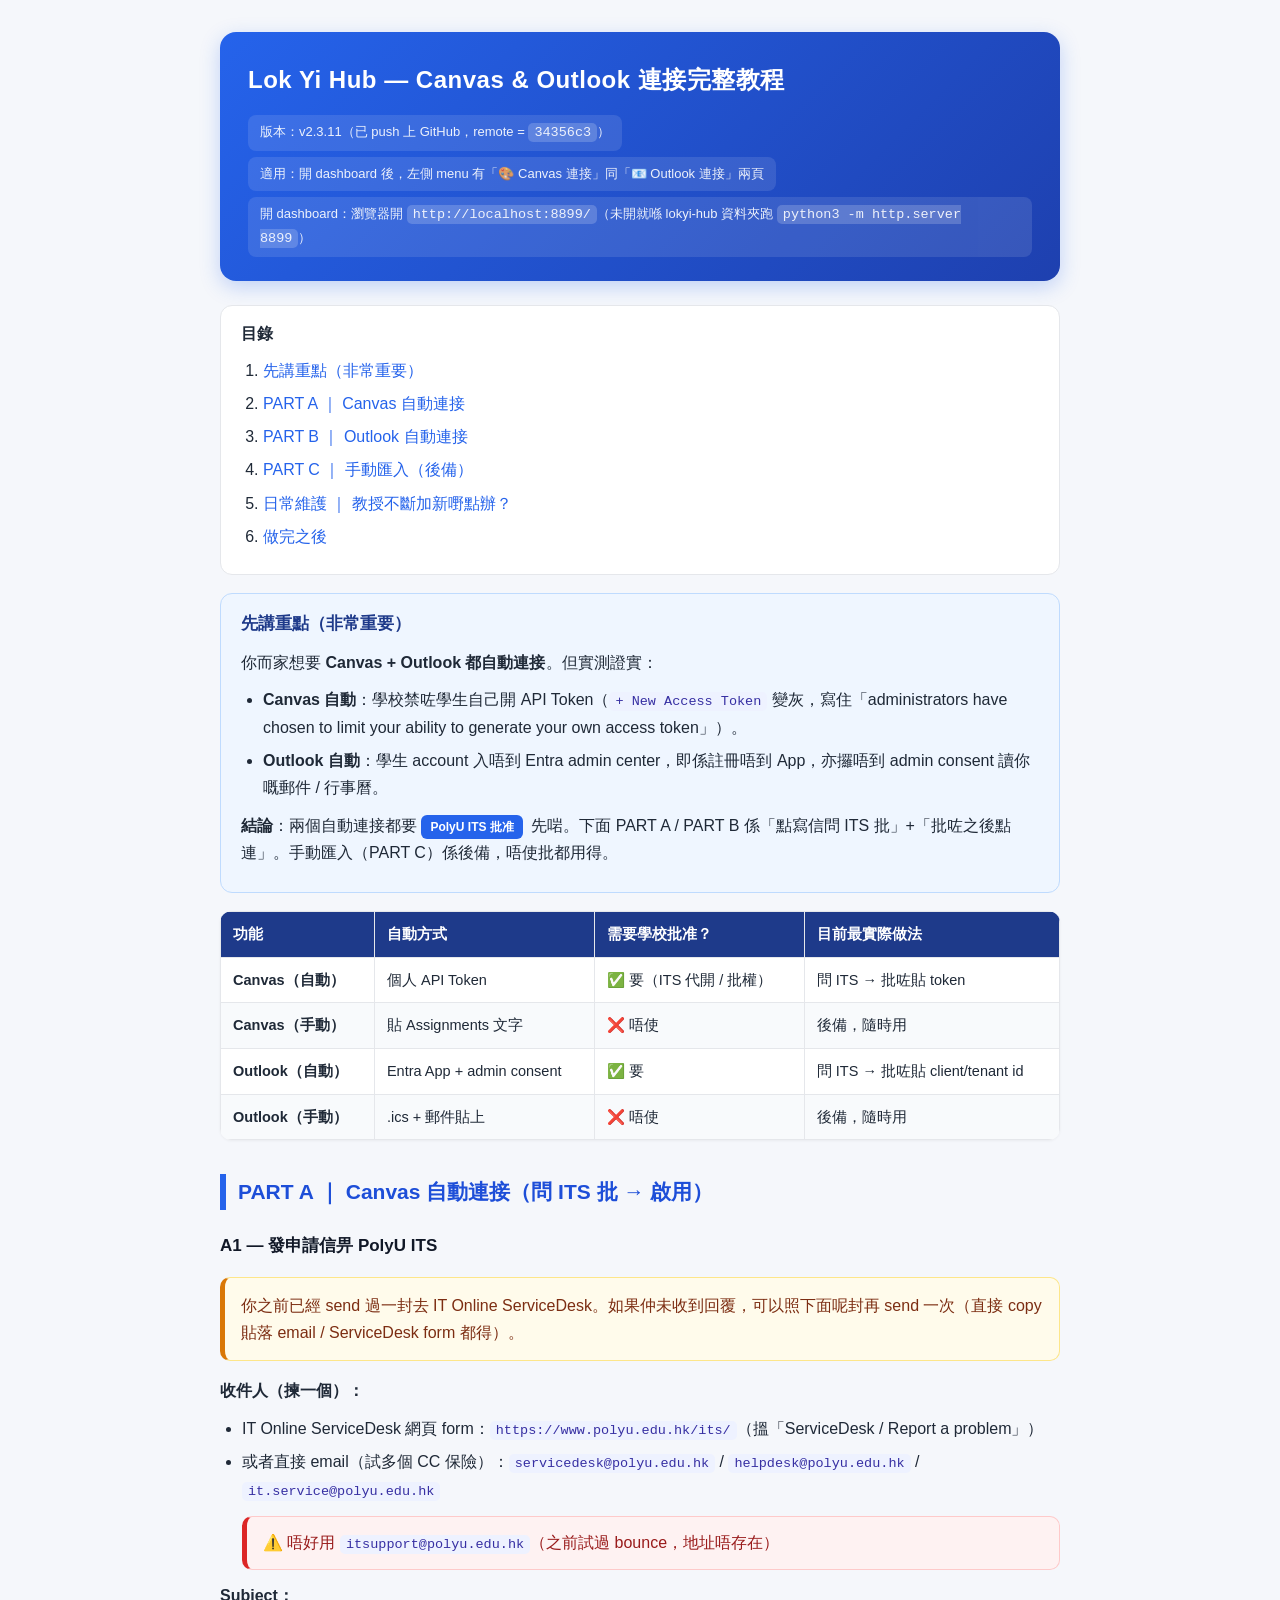
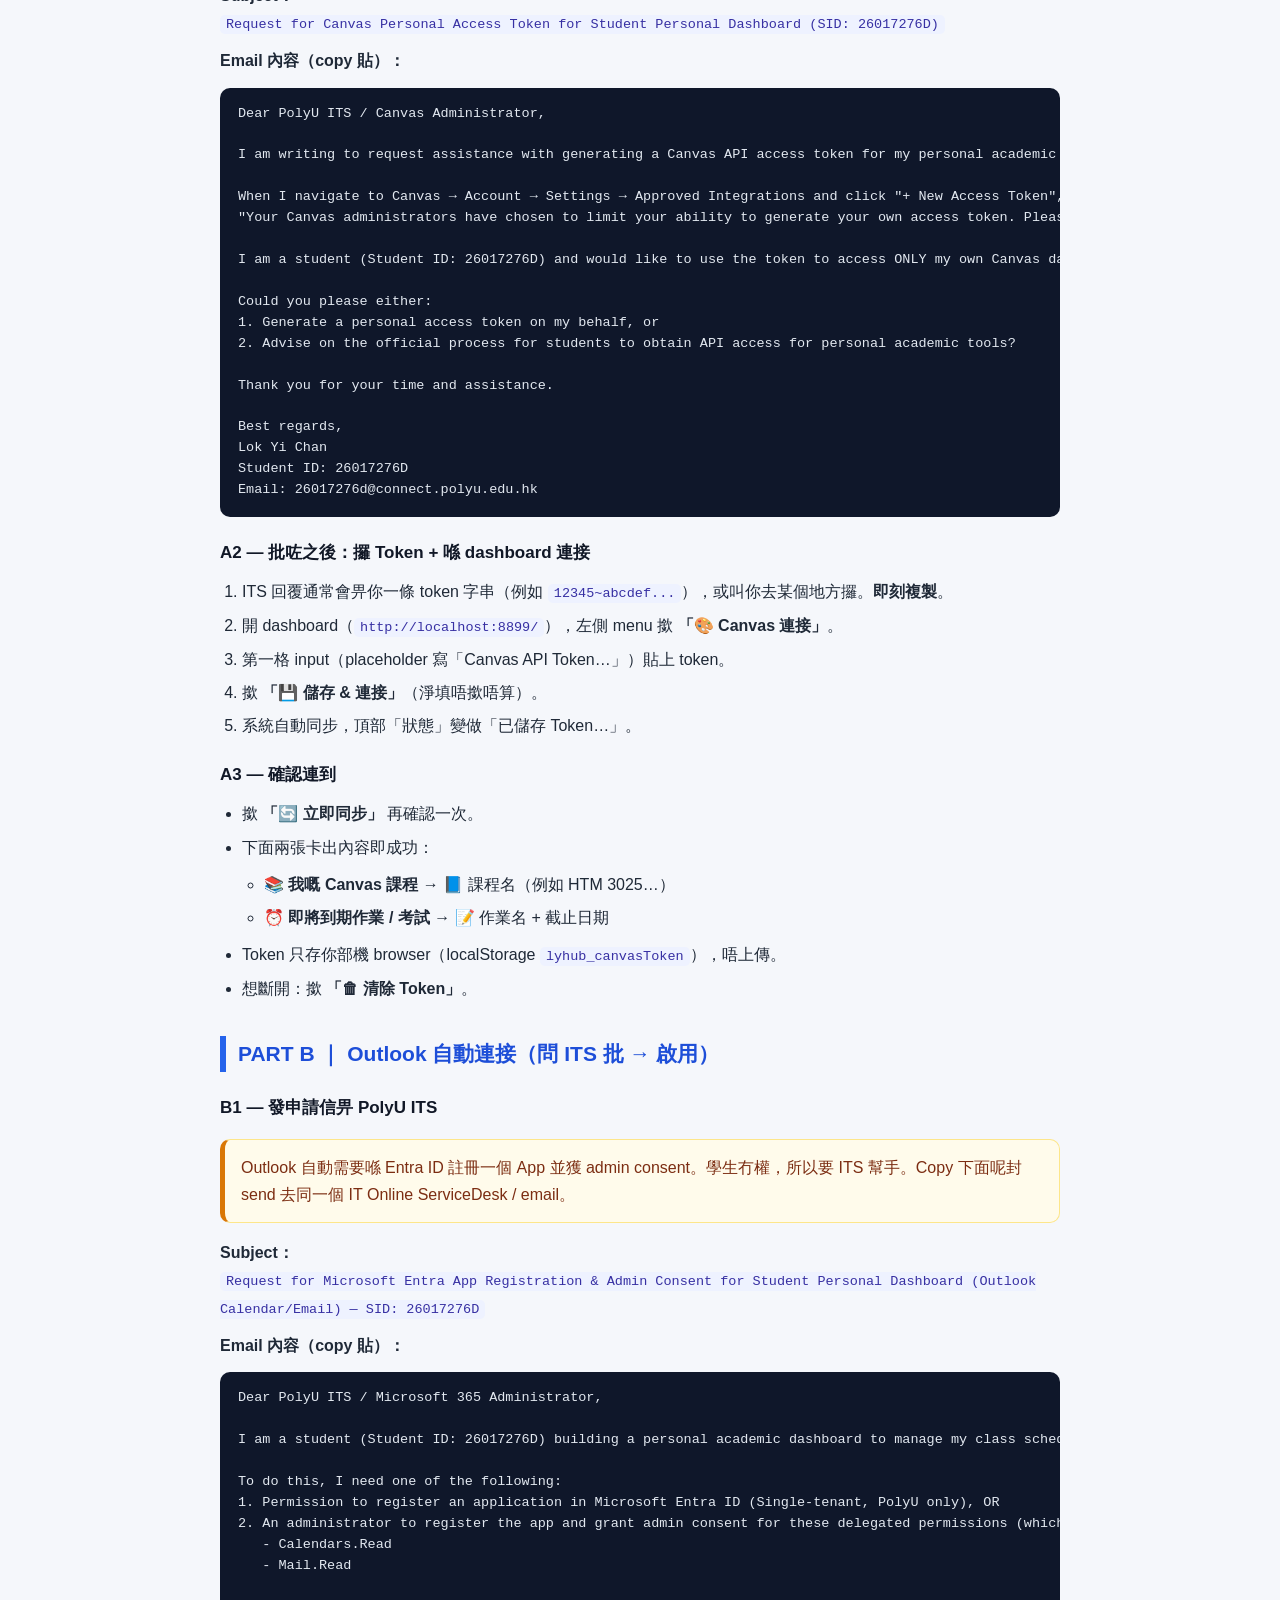
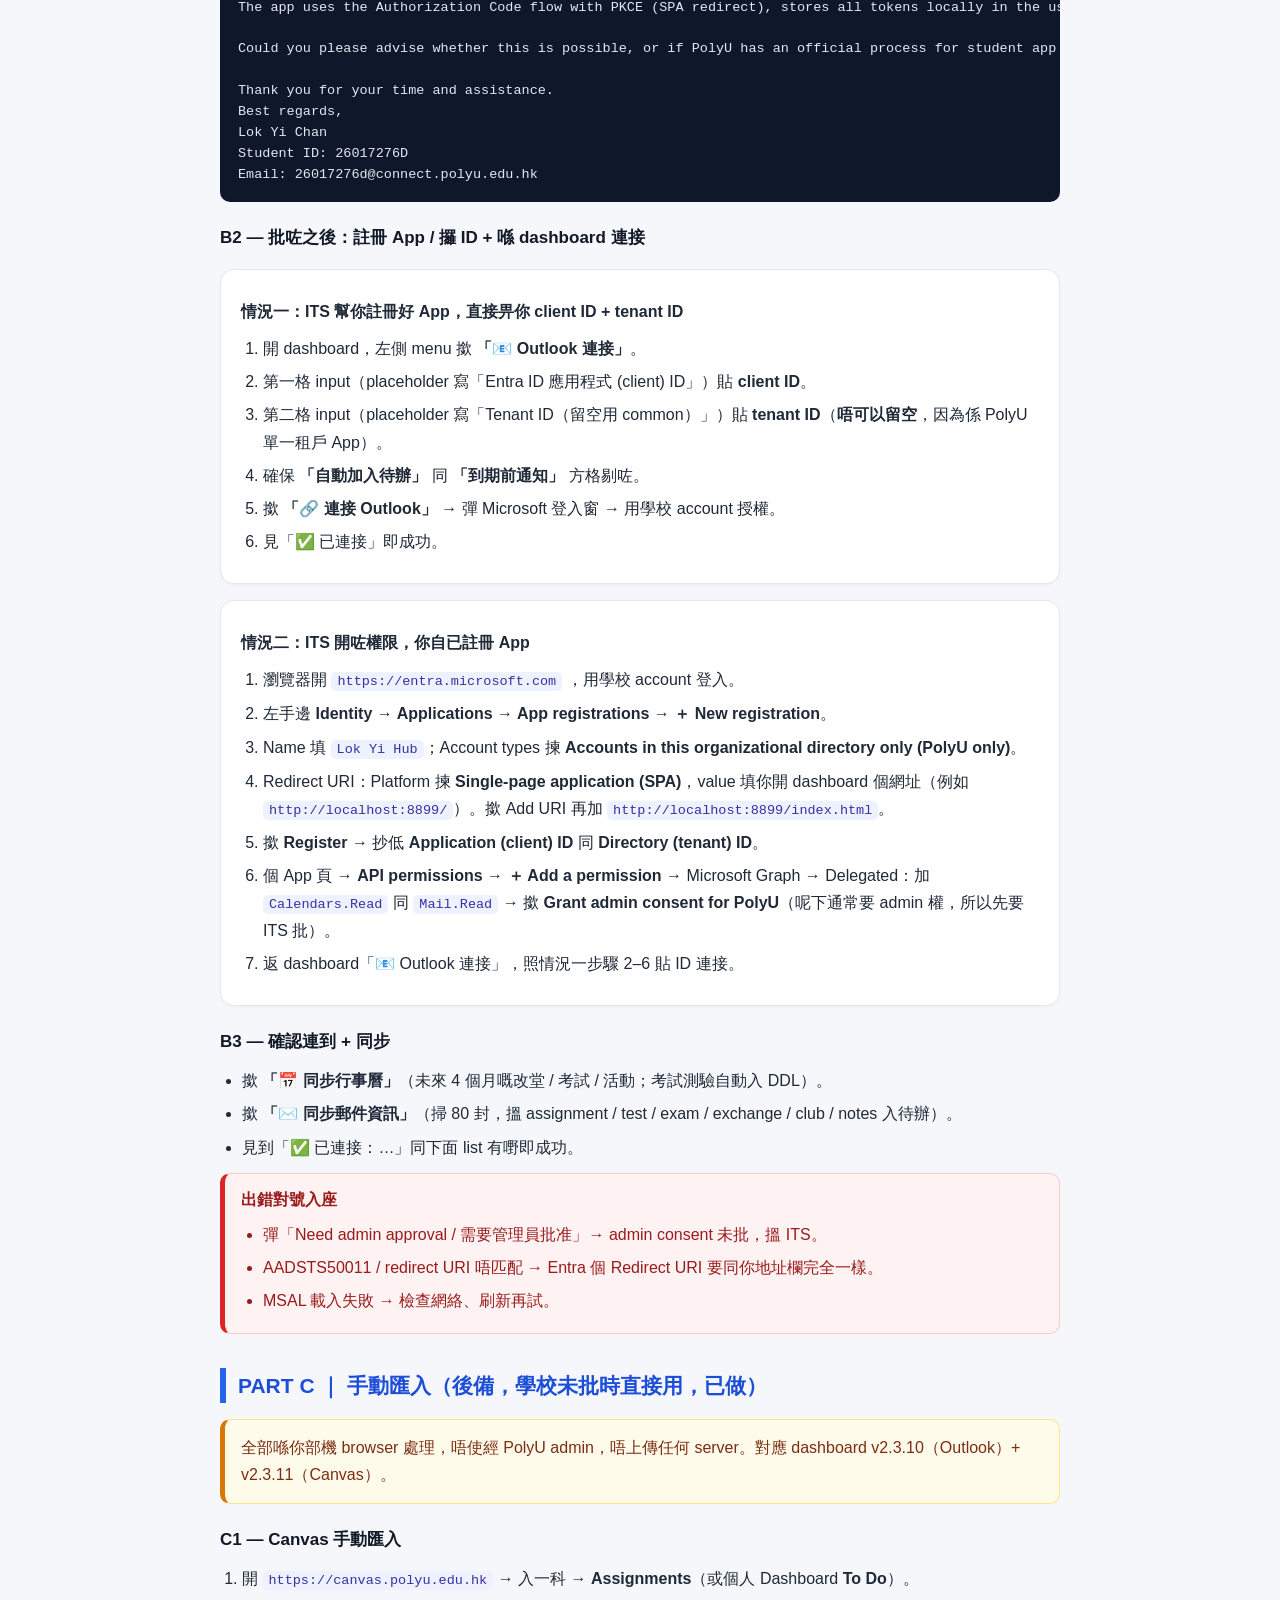
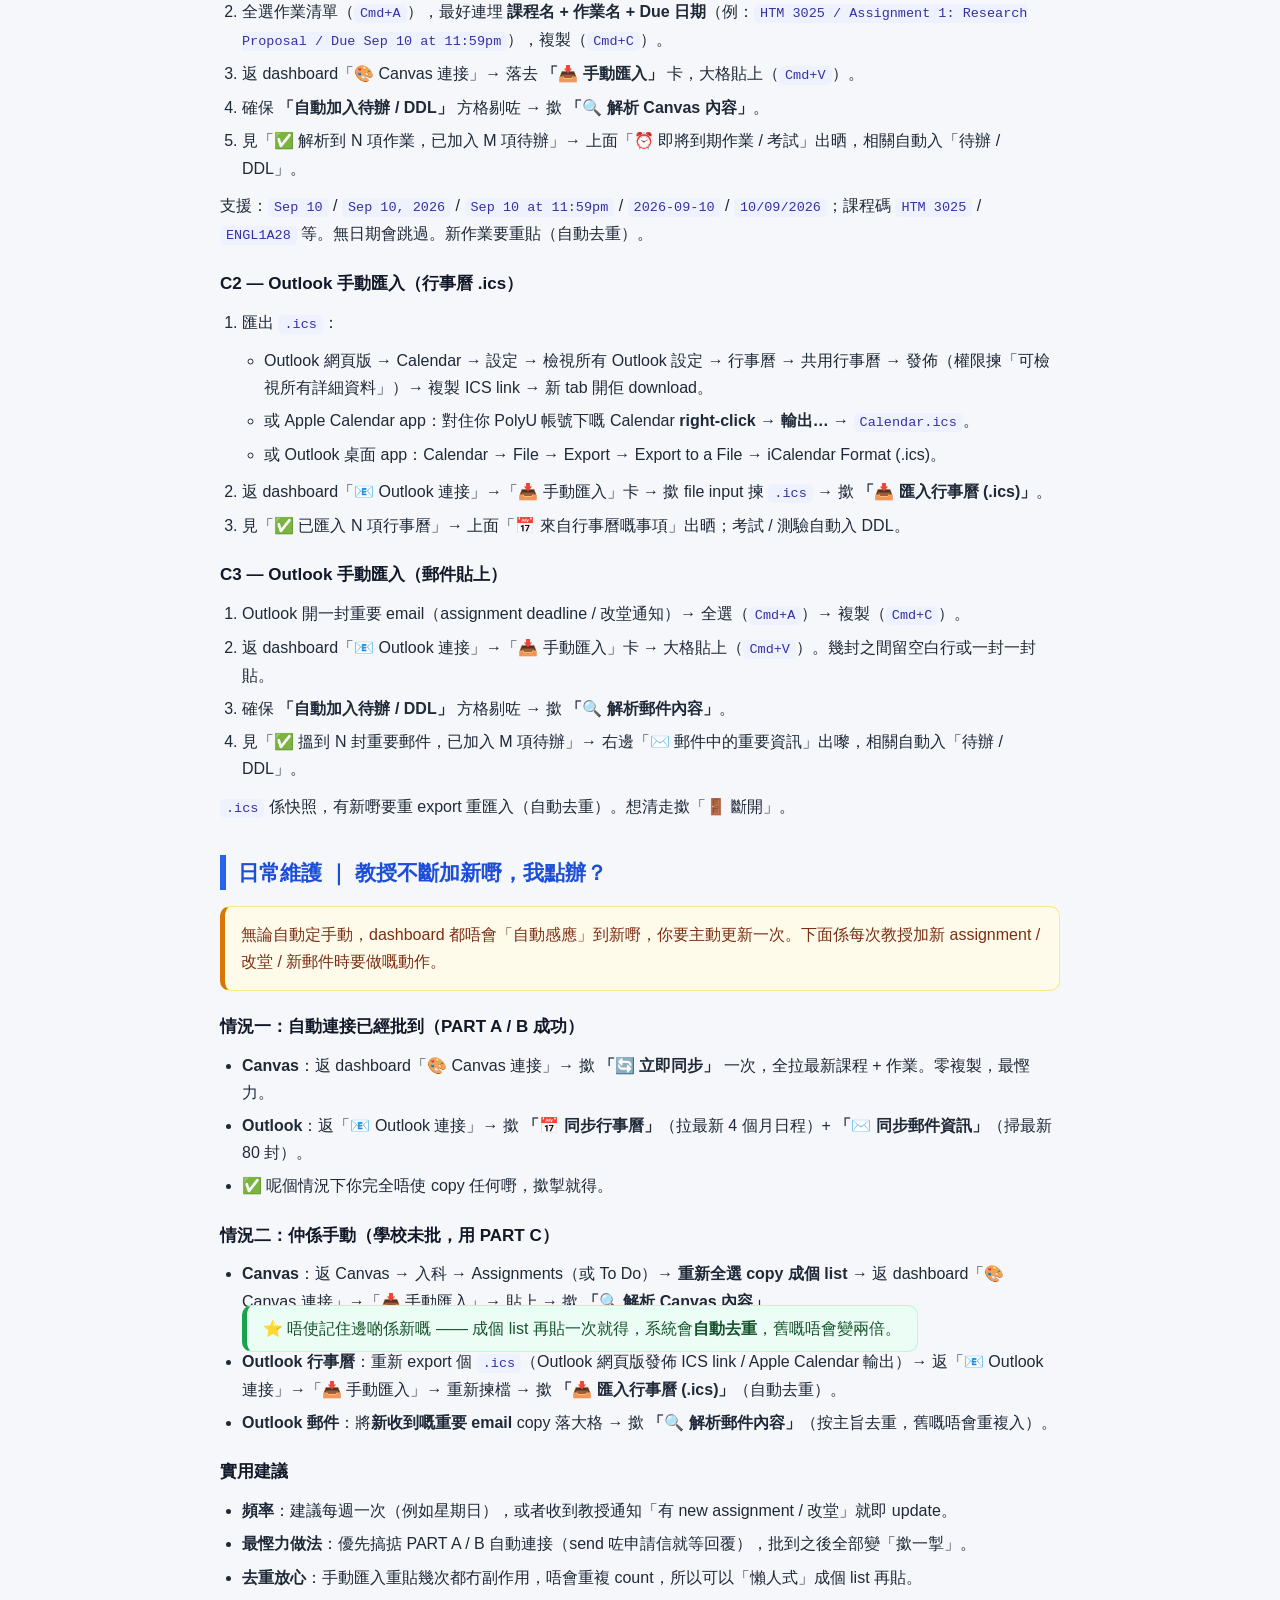
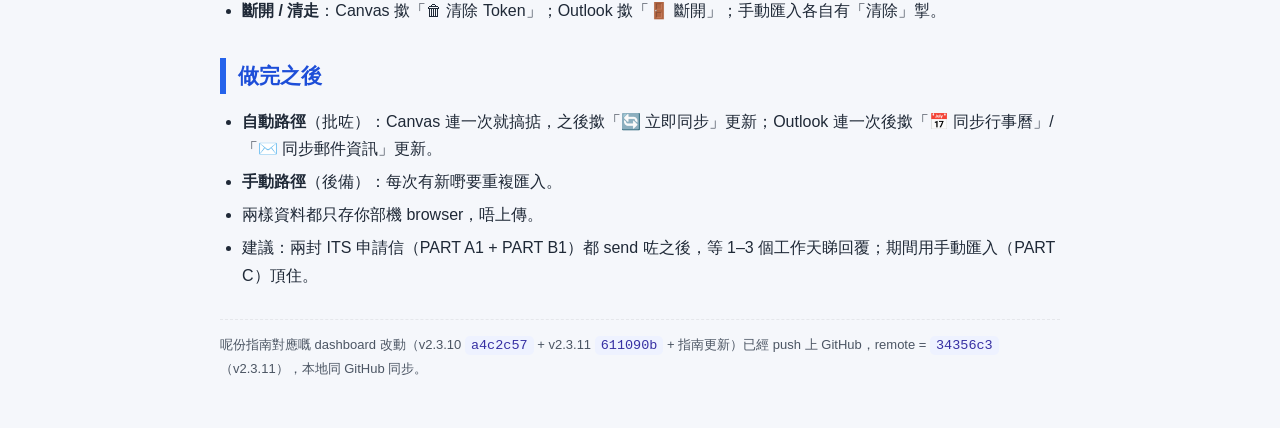
<file: docs/CONNECT_GUIDE.html>
<!DOCTYPE html>
<html lang="zh-Hant">
<head>
<meta charset="UTF-8">
<meta name="viewport" content="width=device-width, initial-scale=1.0">
<title>Lok Yi Hub — Canvas &amp; Outlook 連接完整教程</title>
<style>
  :root{
    --bg:#f5f7fb; --card:#ffffff; --ink:#1f2937; --muted:#4b5563;
    --line:#e5e7eb; --brand:#2563eb; --brand-soft:#eff6ff;
    --green:#16a34a; --green-soft:#ecfdf5; --amber:#d97706; --amber-soft:#fffbeb;
    --red:#dc2626; --red-soft:#fef2f2; --code-bg:#0f172a; --code-ink:#e2e8f0;
  }
  *{box-sizing:border-box}
  body{margin:0;background:var(--bg);color:var(--ink);
    font-family:-apple-system,BlinkMacSystemFont,"Segoe UI","PingFang HK","Microsoft JhengHei",sans-serif;
    line-height:1.7;font-size:16px}
  .wrap{max-width:880px;margin:0 auto;padding:32px 20px 64px}
  header.top{background:linear-gradient(135deg,#2563eb,#1e40af);color:#fff;border-radius:16px;
    padding:28px 28px 24px;margin-bottom:24px;box-shadow:0 6px 20px rgba(37,99,235,.25)}
  header.top h1{margin:0 0 8px;font-size:24px;letter-spacing:.5px}
  header.top .meta{font-size:13px;opacity:.92;background:rgba(255,255,255,.12);
    display:inline-block;padding:6px 12px;border-radius:8px;margin-top:6px}
  h2.part{font-size:21px;margin:34px 0 14px;padding-left:12px;border-left:6px solid var(--brand);color:#1d4ed8}
  h3{font-size:17px;margin:22px 0 8px;color:#111827}
  p{margin:10px 0}
  .card{background:var(--card);border:1px solid var(--line);border-radius:14px;
    padding:18px 20px;margin:16px 0;box-shadow:0 1px 3px rgba(0,0,0,.04)}
  .note{background:var(--amber-soft);border:1px solid #fde68a;border-left:5px solid var(--amber);
    border-radius:10px;padding:14px 16px;margin:16px 0;color:#7c2d12}
  .note b{color:#92400e}
  .ok{background:var(--green-soft);border:1px solid #bbf7d0;border-left:5px solid var(--green);
    border-radius:10px;padding:14px 16px;margin:16px 0;color:#14532d}
  .warn{background:var(--red-soft);border:1px solid #fecaca;border-left:5px solid var(--red);
    border-radius:10px;padding:12px 16px;margin:12px 0;color:#991b1b}
  .keypoint{background:var(--brand-soft);border:1px solid #bfdbfe;border-radius:12px;
    padding:16px 20px;margin:18px 0}
  .keypoint h3{margin-top:0;color:#1e3a8a}
  table{border-collapse:collapse;width:100%;margin:14px 0;background:#fff;border-radius:12px;overflow:hidden;
    box-shadow:0 1px 3px rgba(0,0,0,.05);font-size:14.5px}
  th,td{border:1px solid var(--line);padding:10px 12px;text-align:left;vertical-align:top}
  th{background:#1e3a8a;color:#fff;font-weight:600}
  tbody tr:nth-child(even){background:#f8fafc}
  ol,ul{margin:10px 0;padding-left:22px}
  li{margin:6px 0}
  code{background:#eef2ff;color:#3730a3;padding:2px 6px;border-radius:5px;font-size:13.5px;
    font-family:"SFMono-Regular",Consolas,Menlo,monospace}
  pre{background:var(--code-bg);color:var(--code-ink);padding:16px 18px;border-radius:10px;
    overflow:auto;font-size:13px;line-height:1.55;font-family:"SFMono-Regular",Consolas,Menlo,monospace}
  pre code{background:none;color:inherit;padding:0}
  .tag{display:inline-block;background:var(--brand);color:#fff;font-size:12px;font-weight:600;
    padding:2px 9px;border-radius:6px;margin-right:4px}
  .toc{background:#fff;border:1px solid var(--line);border-radius:12px;padding:14px 20px;margin:18px 0}
  .toc a{color:var(--brand);text-decoration:none}
  .toc a:hover{text-decoration:underline}
  .step{font-weight:700;color:#1e40af}
  .foot{margin-top:30px;font-size:13px;color:var(--muted);border-top:1px dashed var(--line);padding-top:14px}
  hr{border:none;border-top:1px solid var(--line);margin:28px 0}
</style>
</head>
<body>
<div class="wrap">

  <header class="top">
    <h1>Lok Yi Hub — Canvas &amp; Outlook 連接完整教程</h1>
    <div class="meta">版本：v2.3.11（已 push 上 GitHub，remote = <code style="background:rgba(255,255,255,.2);color:#fff">34356c3</code>）</div>
    <div class="meta">適用：開 dashboard 後，左側 menu 有「🎨 Canvas 連接」同「📧 Outlook 連接」兩頁</div>
    <div class="meta">開 dashboard：瀏覽器開 <code style="background:rgba(255,255,255,.2);color:#fff">http://localhost:8899/</code>（未開就喺 lokyi-hub 資料夾跑 <code style="background:rgba(255,255,255,.2);color:#fff">python3 -m http.server 8899</code>）</div>
  </header>

  <div class="toc">
    <b>目錄</b>
    <ol>
      <li><a href="#keypoint">先講重點（非常重要）</a></li>
      <li><a href="#partA">PART A ｜ Canvas 自動連接</a></li>
      <li><a href="#partB">PART B ｜ Outlook 自動連接</a></li>
      <li><a href="#partC">PART C ｜ 手動匯入（後備）</a></li>
      <li><a href="#maint">日常維護 ｜ 教授不斷加新嘢點辦？</a></li>
      <li><a href="#done">做完之後</a></li>
    </ol>
  </div>

  <div class="keypoint" id="keypoint">
    <h3>先講重點（非常重要）</h3>
    <p>你而家想要 <b>Canvas + Outlook 都自動連接</b>。但實測證實：</p>
    <ul>
      <li><b>Canvas 自動</b>：學校禁咗學生自己開 API Token（<code>+ New Access Token</code> 變灰，寫住「administrators have chosen to limit your ability to generate your own access token」）。</li>
      <li><b>Outlook 自動</b>：學生 account 入唔到 Entra admin center，即係註冊唔到 App，亦攞唔到 admin consent 讀你嘅郵件 / 行事曆。</li>
    </ul>
    <p><b>結論</b>：兩個自動連接都要 <span class="tag">PolyU ITS 批准</span> 先啱。下面 PART A / PART B 係「點寫信問 ITS 批」+「批咗之後點連」。手動匯入（PART C）係後備，唔使批都用得。</p>
  </div>

  <table>
    <thead><tr><th>功能</th><th>自動方式</th><th>需要學校批准？</th><th>目前最實際做法</th></tr></thead>
    <tbody>
      <tr><td><b>Canvas（自動）</b></td><td>個人 API Token</td><td>✅ 要（ITS 代開 / 批權）</td><td>問 ITS → 批咗貼 token</td></tr>
      <tr><td><b>Canvas（手動）</b></td><td>貼 Assignments 文字</td><td>❌ 唔使</td><td>後備，隨時用</td></tr>
      <tr><td><b>Outlook（自動）</b></td><td>Entra App + admin consent</td><td>✅ 要</td><td>問 ITS → 批咗貼 client/tenant id</td></tr>
      <tr><td><b>Outlook（手動）</b></td><td>.ics + 郵件貼上</td><td>❌ 唔使</td><td>後備，隨時用</td></tr>
    </tbody>
  </table>

  <!-- PART A -->
  <h2 class="part" id="partA">PART A ｜ Canvas 自動連接（問 ITS 批 → 啟用）</h2>

  <h3>A1 — 發申請信畀 PolyU ITS</h3>
  <div class="note">你之前已經 send 過一封去 IT Online ServiceDesk。如果仲未收到回覆，可以照下面呢封再 send 一次（直接 copy 貼落 email / ServiceDesk form 都得）。</div>

  <p><b>收件人（揀一個）：</b></p>
  <ul>
    <li>IT Online ServiceDesk 網頁 form：<code>https://www.polyu.edu.hk/its/</code>（搵「ServiceDesk / Report a problem」）</li>
    <li>或者直接 email（試多個 CC 保險）：<code>servicedesk@polyu.edu.hk</code> / <code>helpdesk@polyu.edu.hk</code> / <code>it.service@polyu.edu.hk</code></li>
    <li class="warn" style="list-style:none">⚠️ 唔好用 <code>itsupport@polyu.edu.hk</code>（之前試過 bounce，地址唔存在）</li>
  </ul>

  <p><b>Subject：</b><br><code>Request for Canvas Personal Access Token for Student Personal Dashboard (SID: 26017276D)</code></p>

  <p><b>Email 內容（copy 貼）：</b></p>
  <pre><code>Dear PolyU ITS / Canvas Administrator,

I am writing to request assistance with generating a Canvas API access token for my personal academic dashboard.

When I navigate to Canvas → Account → Settings → Approved Integrations and click "+ New Access Token", I receive:
"Your Canvas administrators have chosen to limit your ability to generate your own access token. Please reach out to your Canvas administrators to have them generate an access token on your behalf."

I am a student (Student ID: 26017276D) and would like to use the token to access ONLY my own Canvas data (enrolled courses, assignments, due dates) through a personal dashboard I am building. The token will be stored locally on my device and will NOT be shared with any third-party service.

Could you please either:
1. Generate a personal access token on my behalf, or
2. Advise on the official process for students to obtain API access for personal academic tools?

Thank you for your time and assistance.

Best regards,
Lok Yi Chan
Student ID: 26017276D
Email: 26017276d@connect.polyu.edu.hk</code></pre>

  <h3>A2 — 批咗之後：攞 Token + 喺 dashboard 連接</h3>
  <ol>
    <li>ITS 回覆通常會畀你一條 token 字串（例如 <code>12345~abcdef...</code>），或叫你去某個地方攞。<b>即刻複製</b>。</li>
    <li>開 dashboard（<code>http://localhost:8899/</code>），左側 menu 撳 <b>「🎨 Canvas 連接」</b>。</li>
    <li>第一格 input（placeholder 寫「Canvas API Token…」）貼上 token。</li>
    <li>撳 <b>「💾 儲存 &amp; 連接」</b>（淨填唔撳唔算）。</li>
    <li>系統自動同步，頂部「狀態」變做「已儲存 Token…」。</li>
  </ol>

  <h3>A3 — 確認連到</h3>
  <ul>
    <li>撳 <b>「🔄 立即同步」</b> 再確認一次。</li>
    <li>下面兩張卡出內容即成功：
      <ul>
        <li><b>📚 我嘅 Canvas 課程</b> → 📘 課程名（例如 HTM 3025…）</li>
        <li><b>⏰ 即將到期作業 / 考試</b> → 📝 作業名 + 截止日期</li>
      </ul>
    </li>
    <li>Token 只存你部機 browser（localStorage <code>lyhub_canvasToken</code>），唔上傳。</li>
    <li>想斷開：撳 <b>「🗑 清除 Token」</b>。</li>
  </ul>

  <!-- PART B -->
  <h2 class="part" id="partB">PART B ｜ Outlook 自動連接（問 ITS 批 → 啟用）</h2>

  <h3>B1 — 發申請信畀 PolyU ITS</h3>
  <div class="note">Outlook 自動需要喺 Entra ID 註冊一個 App 並獲 admin consent。學生冇權，所以要 ITS 幫手。Copy 下面呢封 send 去同一個 IT Online ServiceDesk / email。</div>

  <p><b>Subject：</b><br><code>Request for Microsoft Entra App Registration &amp; Admin Consent for Student Personal Dashboard (Outlook Calendar/Email) — SID: 26017276D</code></p>

  <p><b>Email 內容（copy 貼）：</b></p>
  <pre><code>Dear PolyU ITS / Microsoft 365 Administrator,

I am a student (Student ID: 26017276D) building a personal academic dashboard to manage my class schedule and deadlines. I would like it to read my own PolyU Outlook calendar and emails via the Microsoft Graph API, using browser-based OAuth (MSAL).

To do this, I need one of the following:
1. Permission to register an application in Microsoft Entra ID (Single-tenant, PolyU only), OR
2. An administrator to register the app and grant admin consent for these delegated permissions (which only access my own mailbox/calendar):
   - Calendars.Read
   - Mail.Read

The app uses the Authorization Code flow with PKCE (SPA redirect), stores all tokens locally in the user's browser, and sends no data to any third-party server. It will only ever read my own data.

Could you please advise whether this is possible, or if PolyU has an official process for student app registration / admin consent? If you register the app on my behalf, please share the Application (client) ID and Directory (tenant) ID so I can complete the connection in my dashboard.

Thank you for your time and assistance.
Best regards,
Lok Yi Chan
Student ID: 26017276D
Email: 26017276d@connect.polyu.edu.hk</code></pre>

  <h3>B2 — 批咗之後：註冊 App / 攞 ID + 喺 dashboard 連接</h3>

  <div class="card">
    <p><b>情況一：ITS 幫你註冊好 App，直接畀你 client ID + tenant ID</b></p>
    <ol>
      <li>開 dashboard，左側 menu 撳 <b>「📧 Outlook 連接」</b>。</li>
      <li>第一格 input（placeholder 寫「Entra ID 應用程式 (client) ID」）貼 <b>client ID</b>。</li>
      <li>第二格 input（placeholder 寫「Tenant ID（留空用 common）」）貼 <b>tenant ID</b>（<b>唔可以留空</b>，因為係 PolyU 單一租戶 App）。</li>
      <li>確保 <b>「自動加入待辦」</b> 同 <b>「到期前通知」</b> 方格剔咗。</li>
      <li>撳 <b>「🔗 連接 Outlook」</b> → 彈 Microsoft 登入窗 → 用學校 account 授權。</li>
      <li>見「✅ 已連接」即成功。</li>
    </ol>
  </div>

  <div class="card">
    <p><b>情況二：ITS 開咗權限，你自已註冊 App</b></p>
    <ol>
      <li>瀏覽器開 <code>https://entra.microsoft.com</code> ，用學校 account 登入。</li>
      <li>左手邊 <b>Identity → Applications → App registrations</b> → <b>＋ New registration</b>。</li>
      <li>Name 填 <code>Lok Yi Hub</code>；Account types 揀 <b>Accounts in this organizational directory only (PolyU only)</b>。</li>
      <li>Redirect URI：Platform 揀 <b>Single-page application (SPA)</b>，value 填你開 dashboard 個網址（例如 <code>http://localhost:8899/</code>）。撳 Add URI 再加 <code>http://localhost:8899/index.html</code>。</li>
      <li>撳 <b>Register</b> → 抄低 <b>Application (client) ID</b> 同 <b>Directory (tenant) ID</b>。</li>
      <li>個 App 頁 → <b>API permissions</b> → <b>＋ Add a permission</b> → Microsoft Graph → Delegated：加 <code>Calendars.Read</code> 同 <code>Mail.Read</code> → 撳 <b>Grant admin consent for PolyU</b>（呢下通常要 admin 權，所以先要 ITS 批）。</li>
      <li>返 dashboard「📧 Outlook 連接」，照情況一步驟 2–6 貼 ID 連接。</li>
    </ol>
  </div>

  <h3>B3 — 確認連到 + 同步</h3>
  <ul>
    <li>撳 <b>「📅 同步行事曆」</b>（未來 4 個月嘅改堂 / 考試 / 活動；考試測驗自動入 DDL）。</li>
    <li>撳 <b>「✉️ 同步郵件資訊」</b>（掃 80 封，搵 assignment / test / exam / exchange / club / notes 入待辦）。</li>
    <li>見到「✅ 已連接：…」同下面 list 有嘢即成功。</li>
  </ul>

  <div class="warn"><b>出錯對號入座</b>
    <ul style="margin:8px 0 0">
      <li>彈「Need admin approval / 需要管理員批准」→ admin consent 未批，搵 ITS。</li>
      <li>AADSTS50011 / redirect URI 唔匹配 → Entra 個 Redirect URI 要同你地址欄完全一樣。</li>
      <li>MSAL 載入失敗 → 檢查網絡、刷新再試。</li>
    </ul>
  </div>

  <!-- PART C -->
  <h2 class="part" id="partC">PART C ｜ 手動匯入（後備，學校未批時直接用，已做）</h2>
  <div class="note">全部喺你部機 browser 處理，唔使經 PolyU admin，唔上傳任何 server。對應 dashboard v2.3.10（Outlook）+ v2.3.11（Canvas）。</div>

  <h3>C1 — Canvas 手動匯入</h3>
  <ol>
    <li>開 <code>https://canvas.polyu.edu.hk</code> → 入一科 → <b>Assignments</b>（或個人 Dashboard <b>To Do</b>）。</li>
    <li>全選作業清單（<code>Cmd+A</code>），最好連埋 <b>課程名 + 作業名 + Due 日期</b>（例：<code>HTM 3025 / Assignment 1: Research Proposal / Due Sep 10 at 11:59pm</code>），複製（<code>Cmd+C</code>）。</li>
    <li>返 dashboard「🎨 Canvas 連接」→ 落去 <b>「📥 手動匯入」</b> 卡，大格貼上（<code>Cmd+V</code>）。</li>
    <li>確保 <b>「自動加入待辦 / DDL」</b> 方格剔咗 → 撳 <b>「🔍 解析 Canvas 內容」</b>。</li>
    <li>見「✅ 解析到 N 項作業，已加入 M 項待辦」→ 上面「⏰ 即將到期作業 / 考試」出晒，相關自動入「待辦 / DDL」。</li>
  </ol>
  <p>支援：<code>Sep 10</code> / <code>Sep 10, 2026</code> / <code>Sep 10 at 11:59pm</code> / <code>2026-09-10</code> / <code>10/09/2026</code>；課程碼 <code>HTM 3025</code> / <code>ENGL1A28</code> 等。無日期會跳過。新作業要重貼（自動去重）。</p>

  <h3>C2 — Outlook 手動匯入（行事曆 .ics）</h3>
  <ol>
    <li>匯出 <code>.ics</code>：
      <ul>
        <li>Outlook 網頁版 → Calendar → 設定 → 檢視所有 Outlook 設定 → 行事曆 → 共用行事曆 → 發佈（權限揀「可檢視所有詳細資料」）→ 複製 ICS link → 新 tab 開佢 download。</li>
        <li>或 Apple Calendar app：對住你 PolyU 帳號下嘅 Calendar <b>right-click → 輸出…</b> → <code>Calendar.ics</code>。</li>
        <li>或 Outlook 桌面 app：Calendar → File → Export → Export to a File → iCalendar Format (.ics)。</li>
      </ul>
    </li>
    <li>返 dashboard「📧 Outlook 連接」→「📥 手動匯入」卡 → 撳 file input 揀 <code>.ics</code> → 撳 <b>「📥 匯入行事曆 (.ics)」</b>。</li>
    <li>見「✅ 已匯入 N 項行事曆」→ 上面「📅 來自行事曆嘅事項」出晒；考試 / 測驗自動入 DDL。</li>
  </ol>

  <h3>C3 — Outlook 手動匯入（郵件貼上）</h3>
  <ol>
    <li>Outlook 開一封重要 email（assignment deadline / 改堂通知）→ 全選（<code>Cmd+A</code>）→ 複製（<code>Cmd+C</code>）。</li>
    <li>返 dashboard「📧 Outlook 連接」→「📥 手動匯入」卡 → 大格貼上（<code>Cmd+V</code>）。幾封之間留空白行或一封一封貼。</li>
    <li>確保 <b>「自動加入待辦 / DDL」</b> 方格剔咗 → 撳 <b>「🔍 解析郵件內容」</b>。</li>
    <li>見「✅ 搵到 N 封重要郵件，已加入 M 項待辦」→ 右邊「✉️ 郵件中的重要資訊」出嚟，相關自動入「待辦 / DDL」。</li>
  </ol>
  <p><code>.ics</code> 係快照，有新嘢要重 export 重匯入（自動去重）。想清走撳「🚪 斷開」。</p>

  <!-- 日常維護 -->
  <h2 class="part" id="maint">日常維護 ｜ 教授不斷加新嘢，我點辦？</h2>
  <div class="note">無論自動定手動，dashboard 都唔會「自動感應」到新嘢，你要主動更新一次。下面係每次教授加新 assignment / 改堂 / 新郵件時要做嘅動作。</div>

  <h3>情況一：自動連接已經批到（PART A / B 成功）</h3>
  <ul>
    <li><b>Canvas</b>：返 dashboard「🎨 Canvas 連接」→ 撳 <b>「🔄 立即同步」</b> 一次，全拉最新課程 + 作業。零複製，最慳力。</li>
    <li><b>Outlook</b>：返「📧 Outlook 連接」→ 撳 <b>「📅 同步行事曆」</b>（拉最新 4 個月日程）+ <b>「✉️ 同步郵件資訊」</b>（掃最新 80 封）。</li>
    <li>✅ 呢個情況下你完全唔使 copy 任何嘢，撳掣就得。</li>
  </ul>

  <h3>情況二：仲係手動（學校未批，用 PART C）</h3>
  <ul>
    <li><b>Canvas</b>：返 Canvas → 入科 → Assignments（或 To Do）→ <b>重新全選 copy 成個 list</b> → 返 dashboard「🎨 Canvas 連接」→「📥 手動匯入」→ 貼上 → 撳 <b>「🔍 解析 Canvas 內容」</b>。
      <br><span class="ok">⭐ 唔使記住邊啲係新嘅 —— 成個 list 再貼一次就得，系統會<b>自動去重</b>，舊嘅唔會變兩倍。</span>
    </li>
    <li><b>Outlook 行事曆</b>：重新 export 個 <code>.ics</code>（Outlook 網頁版發佈 ICS link / Apple Calendar 輸出）→ 返「📧 Outlook 連接」→「📥 手動匯入」→ 重新揀檔 → 撳 <b>「📥 匯入行事曆 (.ics)」</b>（自動去重）。</li>
    <li><b>Outlook 郵件</b>：將<b>新收到嘅重要 email</b> copy 落大格 → 撳 <b>「🔍 解析郵件內容」</b>（按主旨去重，舊嘅唔會重複入）。</li>
  </ul>

  <h3>實用建議</h3>
  <ul>
    <li><b>頻率</b>：建議每週一次（例如星期日），或者收到教授通知「有 new assignment / 改堂」就即 update。</li>
    <li><b>最慳力做法</b>：優先搞掂 PART A / B 自動連接（send 咗申請信就等回覆），批到之後全部變「撳一掣」。</li>
    <li><b>去重放心</b>：手動匯入重貼幾次都冇副作用，唔會重複 count，所以可以「懶人式」成個 list 再貼。</li>
    <li><b>斷開 / 清走</b>：Canvas 撳「🗑 清除 Token」；Outlook 撳「🚪 斷開」；手動匯入各自有「清除」掣。</li>
  </ul>

  <!-- 做完之後 -->
  <h2 class="part" id="done">做完之後</h2>
  <ul>
    <li><b>自動路徑</b>（批咗）：Canvas 連一次就搞掂，之後撳「🔄 立即同步」更新；Outlook 連一次後撳「📅 同步行事曆」/「✉️ 同步郵件資訊」更新。</li>
    <li><b>手動路徑</b>（後備）：每次有新嘢要重複匯入。</li>
    <li>兩樣資料都只存你部機 browser，唔上傳。</li>
    <li>建議：兩封 ITS 申請信（PART A1 + PART B1）都 send 咗之後，等 1–3 個工作天睇回覆；期間用手動匯入（PART C）頂住。</li>
  </ul>

  <div class="foot">
    呢份指南對應嘅 dashboard 改動（v2.3.10 <code>a4c2c57</code> + v2.3.11 <code>611090b</code> + 指南更新）已經 push 上 GitHub，remote = <code>34356c3</code>（v2.3.11），本地同 GitHub 同步。
  </div>

</div>
</body>
</html>
</file>
